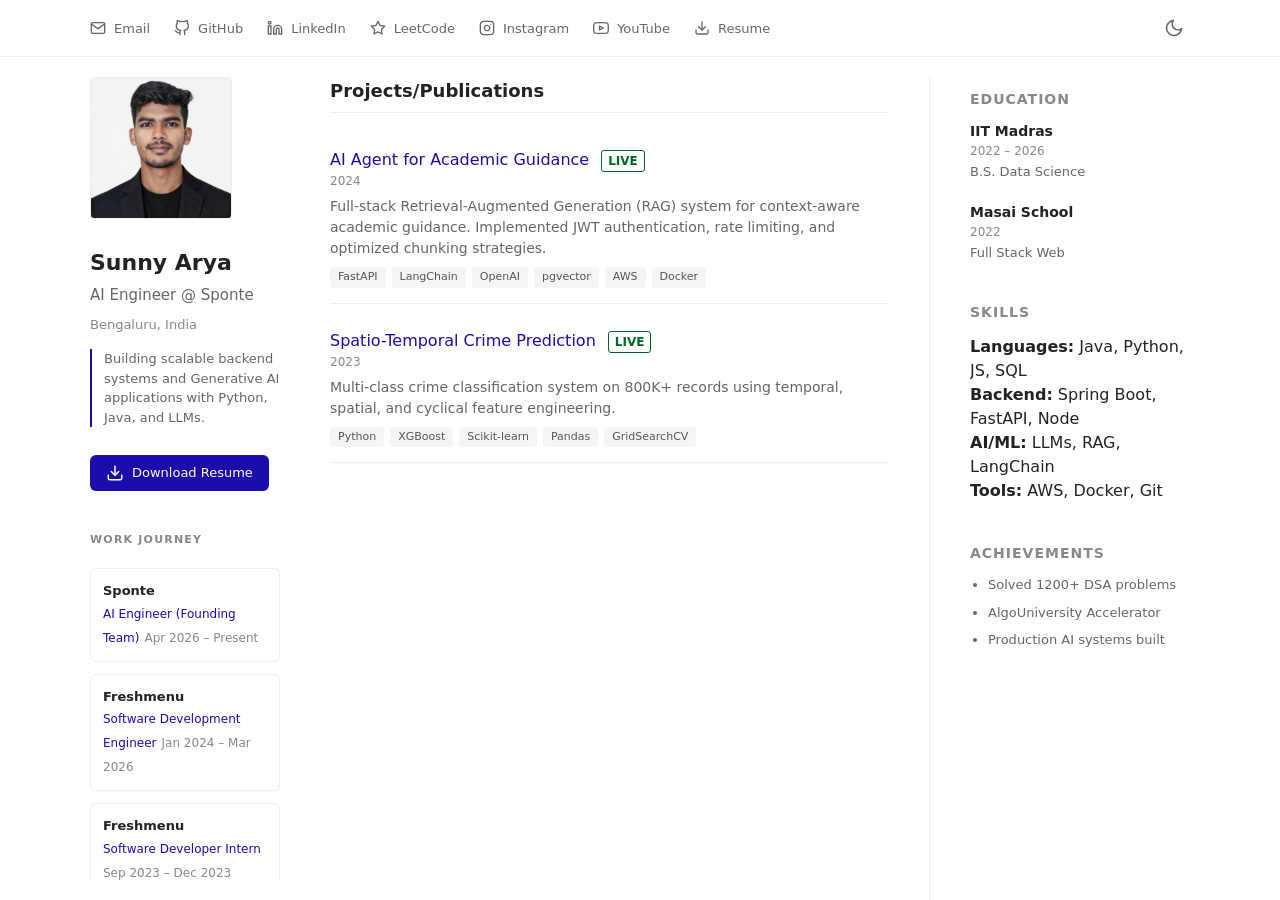
<file: index.html>
<!DOCTYPE html>
<html lang="en">
<head>
    <meta charset="UTF-8">
    <meta name="viewport" content="width=device-width, initial-scale=1.0">
    <title>Sunny Arya - AI Engineer Portfolio</title>
    <meta name="description" content="Portfolio of Sunny Arya, an AI Engineer specializing in building scalable backend systems and Generative AI applications with Python, Java, and LLMs.">
    <meta name="keywords" content="Sunny Arya, AI Engineer, Backend Developer, Generative AI, LLM, Python, Java, Spring Boot, FastAPI, IIT Madras, Sponte, Bengaluru">
    <meta name="author" content="Sunny Arya">
    
    <!-- Open Graph / Facebook -->
    <meta property="og:type" content="website">
    <meta property="og:url" content="https://sunnyarya0.github.io/">
    <meta property="og:title" content="Sunny Arya - AI Engineer Portfolio">
    <meta property="og:description" content="AI Engineer building scalable backend systems and Generative AI applications with Python, Java, and LLMs.">
    <meta property="og:image" content="https://sunnyarya0.github.io/hero.png">

    <!-- Twitter -->
    <meta property="twitter:card" content="summary_large_image">
    <meta property="twitter:url" content="https://sunnyarya0.github.io/">
    <meta property="twitter:title" content="Sunny Arya - AI Engineer Portfolio">
    <meta property="twitter:description" content="AI Engineer building scalable backend systems and Generative AI applications with Python, Java, and LLMs.">
    <meta property="twitter:image" content="https://sunnyarya0.github.io/hero.png">

    <link rel="canonical" href="https://sunnyarya0.github.io/">
    <link rel="stylesheet" href="style.css">
</head>
<body>
    <nav class="navbar">
        <div class="nav-container">
            <div class="mobile-header-left">
                <img src="hero.png" alt="Sunny Arya" class="mobile-avatar">
                <div class="mobile-profile-text">
                    <span class="mobile-name">Sunny Arya</span>
                    <span class="mobile-headline">AI Engineer</span>
                </div>
            </div>
            <div class="nav-links-wrapper">
                <div class="nav-links">
                    <a href="mailto:contact.sunnyarya@gmail.com" class="nav-email"><svg xmlns="http://www.w3.org/2000/svg" width="16" height="16" viewBox="0 0 24 24" fill="none" stroke="currentColor" stroke-width="2" stroke-linecap="round" stroke-linejoin="round"><path d="M4 4h16c1.1 0 2 .9 2 2v12c0 1.1-.9 2-2 2H4c-1.1 0-2-.9-2-2V6c0-1.1.9-2 2-2z"></path><polyline points="22,6 12,13 2,6"></polyline></svg> Email</a>
                    <a href="https://github.com/sunnyarya0" class="nav-github" target="_blank" rel="noopener noreferrer"><svg xmlns="http://www.w3.org/2000/svg" width="16" height="16" viewBox="0 0 24 24" fill="none" stroke="currentColor" stroke-width="2" stroke-linecap="round" stroke-linejoin="round"><path d="M9 19c-5 1.5-5-2.5-7-3m14 6v-3.87a3.37 3.37 0 0 0-.94-2.61c3.14-.35 6.44-1.54 6.44-7A5.44 5.44 0 0 0 20 4.77 5.07 5.07 0 0 0 19.91 1S18.73.65 16 2.48a13.38 13.38 0 0 0-7 0C6.27.65 5.09 1 5.09 1A5.07 5.07 0 0 0 5 4.77a5.44 5.44 0 0 0-1.5 3.78c0 5.42 3.3 6.61 6.44 7A3.37 3.37 0 0 0 9 18.13V22"></path></svg> GitHub</a>
                    <a href="https://www.linkedin.com/in/sunnyarya" class="nav-linkedin" target="_blank" rel="noopener noreferrer"><svg xmlns="http://www.w3.org/2000/svg" width="16" height="16" viewBox="0 0 24 24" fill="none" stroke="currentColor" stroke-width="2" stroke-linecap="round" stroke-linejoin="round"><path d="M16 8a6 6 0 0 1 6 6v7h-4v-7a2 2 0 0 0-2-2 2 2 0 0 0-2 2v7h-4v-7a6 6 0 0 1 6-6z"></path><rect x="2" y="9" width="4" height="12"></rect><circle cx="4" cy="4" r="2"></circle></svg> LinkedIn</a>
                    <a href="https://leetcode.com/u/fHyGa0hAMx/" class="nav-leetcode" target="_blank" rel="noopener noreferrer"><svg xmlns="http://www.w3.org/2000/svg" width="16" height="16" viewBox="0 0 24 24" fill="none" stroke="currentColor" stroke-width="2" stroke-linecap="round" stroke-linejoin="round"><path d="M12 2l3.09 6.26L22 9.27l-5 4.87 1.18 6.88L12 17.77l-6.18 3.25L7 14.14 2 9.27l6.91-1.01L12 2z"></path></svg> LeetCode</a>
                    <a href="https://www.instagram.com/thesunnyarya" class="nav-instagram" target="_blank" rel="noopener noreferrer"><svg xmlns="http://www.w3.org/2000/svg" width="16" height="16" viewBox="0 0 24 24" fill="none" stroke="currentColor" stroke-width="2" stroke-linecap="round" stroke-linejoin="round"><rect x="2" y="2" width="20" height="20" rx="5" ry="5"></rect><path d="M16 11.37A4 4 0 1 1 12.63 8 4 4 0 0 1 16 11.37z"></path><line x1="17.5" y1="6.5" x2="17.51" y2="6.5"></line></svg> Instagram</a>
                    <a href="https://www.youtube.com/@thesunnyarya" class="nav-youtube" target="_blank" rel="noopener noreferrer"><svg xmlns="http://www.w3.org/2000/svg" width="16" height="16" viewBox="0 0 24 24" fill="none" stroke="currentColor" stroke-width="2" stroke-linecap="round" stroke-linejoin="round"><path d="M22.54 6.42a2.78 2.78 0 0 0-1.94-2C18.88 4 12 4 12 4s-6.88 0-8.6.42a2.78 2.78 0 0 0-1.94 2C1 8.11 1 12 1 12s0 3.89.42 5.58a2.78 2.78 0 0 0 1.94 2c1.71.42 8.6.42 8.6.42s6.88 0 8.6-.42a2.78 2.78 0 0 0 1.94-2C23 15.89 23 12 23 12s0-3.89-.42-5.58z"></path><polygon points="9.75 15.02 15.5 12 9.75 8.98 9.75 15.02"></polygon></svg> YouTube</a>
                    <a href="resume.pdf" class="nav-resume" download><svg xmlns="http://www.w3.org/2000/svg" width="16" height="16" viewBox="0 0 24 24" fill="none" stroke="currentColor" stroke-width="2" stroke-linecap="round" stroke-linejoin="round"><path d="M21 15v4a2 2 0 0 1-2 2H5a2 2 0 0 1-2-2v-4"></path><polyline points="7 10 12 15 17 10"></polyline><line x1="12" y1="15" x2="12" y2="3"></line></svg> Resume</a>
                </div>
            </div>
            <div class="nav-controls">
                <button id="history-toggle" class="mobile-only-btn" aria-label="Toggle work journey">
                    <svg xmlns="http://www.w3.org/2000/svg" width="20" height="20" viewBox="0 0 24 24" fill="none" stroke="currentColor" stroke-width="2" stroke-linecap="round" stroke-linejoin="round"><circle cx="12" cy="12" r="10"/><polyline points="12 6 12 12 16 14"/></svg>
                </button>
                <button id="nav-toggle" class="mobile-only-btn" aria-label="Toggle menu">
                    <svg xmlns="http://www.w3.org/2000/svg" width="20" height="20" viewBox="0 0 24 24" fill="none" stroke="currentColor" stroke-width="2" stroke-linecap="round" stroke-linejoin="round"><line x1="3" y1="12" x2="21" y2="12"/><line x1="3" y1="6" x2="21" y2="6"/><line x1="3" y1="18" x2="21" y2="18"/></svg>
                </button>
                <button id="theme-toggle" aria-label="Toggle dark mode">
                    <svg class="sun" xmlns="http://www.w3.org/2000/svg" width="20" height="20" viewBox="0 0 24 24" fill="none" stroke="currentColor" stroke-width="2" stroke-linecap="round" stroke-linejoin="round"><circle cx="12" cy="12" r="5"/><line x1="12" y1="1" x2="12" y2="3"/><line x1="12" y1="21" x2="12" y2="23"/><line x1="4.22" y1="4.22" x2="5.64" y2="5.64"/><line x1="18.36" y1="18.36" x2="19.78" y2="19.78"/><line x1="1" y1="12" x2="3" y2="12"/><line x1="21" y1="12" x2="23" y2="12"/><line x1="4.22" y1="19.78" x2="5.64" y2="18.36"/><line x1="18.36" y1="5.64" x2="19.78" y2="4.22"></svg>
                    <svg class="moon" xmlns="http://www.w3.org/2000/svg" width="20" height="20" viewBox="0 0 24 24" fill="none" stroke="currentColor" stroke-width="2" stroke-linecap="round" stroke-linejoin="round"><path d="M21 12.79A9 9 0 1 1 11.21 3 7 7 0 0 0 21 12.79z"></svg>
                </button>
            </div>
        </div>
    </nav>
    <div class="container">
        <aside class="profile" id="profile-sidebar">
            <div class="profile-fixed">
                <div class="profile-image">
                    <img src="hero.png" alt="Sunny Arya">
                </div>
                <div class="profile-info">
                    <h1>Sunny Arya</h1>
                    <p class="affiliation">AI Engineer @ Sponte</p>
                    <p class="location">Bengaluru, India</p>
                    <div class="short-about">
                        <p>Building scalable backend systems and Generative AI applications with Python, Java, and LLMs.</p>
                    </div>
                    <a href="resume.pdf" class="btn-download" download>
                        <svg xmlns="http://www.w3.org/2000/svg" width="18" height="18" viewBox="0 0 24 24" fill="none" stroke="currentColor" stroke-width="2" stroke-linecap="round" stroke-linejoin="round"><path d="M21 15v4a2 2 0 0 1-2 2H5a2 2 0 0 1-2-2v-4"></path><polyline points="7 10 12 15 17 10"></polyline><line x1="12" y1="15" x2="12" y2="3"></line></svg>
                        Download Resume
                    </a>
                </div>
            </div>

            <div class="work-journey">
                <h3>Work Journey</h3>
                <div id="timeline-list" class="work-cards">
                    <!-- High-level timeline will be injected here by script.js -->
                </div>
            </div>
        </aside>
        
        <main class="content">
            <section id="projects">
                <h2>Projects/Publications</h2>
                <div id="projects-list">
                    <!-- Projects will be injected here by script.js -->
                </div>
            </section>
        </main>

        <aside class="extras">
            <section id="education">
                <h2>Education</h2>
                <div class="education-item">
                    <div class="edu-title">IIT Madras</div>
                    <div class="edu-year">2022 – 2026</div>
                    <p class="edu-desc">B.S. Data Science</p>
                </div>
                <div class="education-item">
                    <div class="edu-title">Masai School</div>
                    <div class="edu-year">2022</div>
                    <p class="edu-desc">Full Stack Web</p>
                </div>
            </section>

            <section id="skills">
                <h2>Skills</h2>
                <div class="skills-grid">
                    <div class="skill-category"><strong>Languages:</strong> Java, Python, JS, SQL</div>
                    <div class="skill-category"><strong>Backend:</strong> Spring Boot, FastAPI, Node</div>
                    <div class="skill-category"><strong>AI/ML:</strong> LLMs, RAG, LangChain</div>
                    <div class="skill-category"><strong>Tools:</strong> AWS, Docker, Git</div>
                </div>
            </section>

            <section id="achievements">
                <h2>Achievements</h2>
                <ul class="achievements-list">
                    <li>Solved 1200+ DSA problems</li>
                    <li>AlgoUniversity Accelerator</li>
                    <li>Production AI systems built</li>
                </ul>
            </section>
        </aside>
    </div>
    <div id="modal-overlay" class="modal-overlay">
        <div class="modal-content">
            <button id="modal-close" aria-label="Close modal">&times;</button>
            <div id="modal-body">
                <!-- Detailed content will be injected here -->
            </div>
        </div>
    </div>
    <script src="script.js"></script>
</body>
</html>
</file>
<file: style.css>
/* Polished Minimal Styles with Theming */
:root {
    --bg-color: #ffffff;
    --text-color: #222222;
    --text-muted: #666666;
    --text-dim: #888888;
    --link-color: #1a0dab;
    --border-color: #eeeeee;
    --nav-bg: rgba(255, 255, 255, 0.95);
    --badge-bg: #f5f5f5;
    --badge-text: #555555;
    --accent-color: #1a0dab;
}

[data-theme="dark"] {
    --bg-color: #121212;
    --text-color: #e0e0e0;
    --text-muted: #b0b0b0;
    --text-dim: #808080;
    --link-color: #8ab4f8;
    --border-color: #333333;
    --nav-bg: rgba(18, 18, 18, 0.95);
    --badge-bg: #2d2d2d;
    --badge-text: #cccccc;
    --accent-color: #8ab4f8;
}

html, body {
    height: 100%;
    overflow: hidden;
}

body {
    font-family: system-ui, -apple-system, BlinkMacSystemFont, "Segoe UI", Roboto, sans-serif;
    color: var(--text-color);
    background-color: var(--bg-color);
    line-height: 1.5;
    margin: 0;
    padding: 0;
    display: flex;
    flex-direction: column;
    transition: background-color 0.3s, color 0.3s;
}

/* Navbar */
.navbar {
    flex: 0 0 auto;
    background-color: var(--nav-bg);
    border-bottom: 1px solid var(--border-color);
    z-index: 1000;
    padding: 12px 0;
}

.nav-container {
    max-width: 1100px;
    margin: 0 auto;
    padding: 0 20px;
    display: flex;
    justify-content: space-between;
    align-items: center;
}

.nav-links {
    display: flex;
    gap: 24px;
    align-items: center;
}

.nav-links a {
    text-decoration: none;
    color: var(--text-muted);
    font-size: 13px;
    font-weight: 500;
    display: inline-flex;
    align-items: center;
    gap: 8px;
    line-height: 1;
    transition: color 0.2s;
}

.nav-links svg {
    flex-shrink: 0;
    display: block;
}

.nav-links a:hover {
    color: var(--link-color);
    text-decoration: underline;
}

.nav-links a.nav-email:hover { color: #ea4335; }
.nav-links a.nav-github:hover { color: #333; }
[data-theme="dark"] .nav-links a.nav-github:hover { color: #f0f6fc; }
.nav-links a.nav-linkedin:hover { color: #0077b5; }
.nav-links a.nav-leetcode:hover { color: #ffa116; }
.nav-links a.nav-instagram:hover { color: #e4405f; }
.nav-links a.nav-youtube:hover { color: #ff0000; }
.nav-links a.nav-resume:hover { color: var(--accent-color); }

/* Download Button */
.btn-download {
    display: inline-flex;
    align-items: center;
    gap: 8px;
    margin-top: 15px;
    padding: 8px 16px;
    background-color: var(--accent-color);
    color: white !important;
    text-decoration: none;
    border-radius: 6px;
    font-size: 13px;
    font-weight: 500;
    transition: opacity 0.2s, transform 0.2s;
}

.btn-download:hover {
    opacity: 0.9;
    transform: translateY(-1px);
}

.btn-download:active {
    transform: translateY(0);
}

[data-theme="dark"] .btn-download {
    color: #121212 !important;
}

/* Theme Toggle */
#theme-toggle {
    background: none;
    border: none;
    cursor: pointer;
    color: var(--text-muted);
    padding: 6px;
    margin-left: 10px;
    border-radius: 50%;
    display: flex;
    align-items: center;
    justify-content: center;
    flex-shrink: 0;
    transition: background-color 0.2s, color 0.2s;
}

#theme-toggle:hover {
    background-color: var(--badge-bg);
    color: var(--link-color);
}

[data-theme="dark"] .sun { display: block; }
[data-theme="dark"] .moon { display: none; }
.sun { display: none; }
.moon { display: block; }

.sun, .moon {
    transition: transform 0.3s ease;
}

#theme-toggle:active .sun, #theme-toggle:active .moon {
    transform: scale(0.8);
}

.container {
    flex: 1;
    display: grid;
    grid-template-columns: 200px 1fr 220px;
    max-width: 1100px;
    margin: 0 auto;
    padding: 20px;
    gap: 40px; /* Increased gap for better breathing room */
    overflow: hidden;
}

/* Independent Scrolling Columns */
.profile, .content, .extras {
    height: 100%;
    overflow-y: auto;
    padding-bottom: 50px;
    scrollbar-width: thin;
    scrollbar-color: var(--border-color) transparent;
}

.profile::-webkit-scrollbar, .content::-webkit-scrollbar, .extras::-webkit-scrollbar {
    width: 4px;
}

.profile::-webkit-scrollbar-thumb, .content::-webkit-scrollbar-thumb, .extras::-webkit-scrollbar-thumb {
    background-color: var(--border-color);
    border-radius: 10px;
}

/* Profile Sidebar (Left) */
.profile {
    display: flex;
    flex-direction: column;
    overflow: hidden;
}

.profile-fixed {
    flex: 0 0 auto;
    padding-bottom: 20px;
    background-color: var(--bg-color);
    z-index: 10;
}

.work-journey {
    flex: 1;
    overflow-y: auto;
    padding-right: 10px;
}

.profile-image img {
    width: 140px;
    height: 140px;
    border-radius: 4px;
    object-fit: cover;
    border: 1px solid var(--border-color);
    margin-bottom: 20px;
}

.profile-info h1 {
    font-size: 22px;
    margin: 0 0 5px 0;
    color: var(--text-color);
}

.affiliation {
    color: var(--text-muted);
    font-size: 15px;
    margin: 0 0 8px 0;
}

.location {
    font-size: 13px;
    color: var(--text-dim);
    margin: 0 0 15px 0;
}

.short-about {
    font-size: 13px;
    color: var(--text-muted);
    line-height: 1.5;
    border-left: 2px solid var(--accent-color);
    padding-left: 12px;
}

.work-journey h3 {
    font-size: 11px;
    text-transform: uppercase;
    color: var(--text-dim);
    letter-spacing: 1.2px;
    margin-bottom: 15px;
    position: sticky;
    top: 0;
    background-color: var(--bg-color);
    padding: 10px 0 5px 0;
    z-index: 5;
}

.timeline-card {
    background-color: var(--bg-color);
    border: 1px solid var(--border-color);
    border-radius: 6px;
    padding: 12px;
    margin-bottom: 12px;
    cursor: pointer;
    transition: transform 0.2s, border-color 0.2s, box-shadow 0.2s;
}

.timeline-card:hover {
    border-color: var(--link-color);
    transform: translateY(-2px);
    box-shadow: 0 4px 12px rgba(0, 0, 0, 0.05);
}

[data-theme="dark"] .timeline-card:hover {
    box-shadow: 0 4px 12px rgba(0, 0, 0, 0.3);
}

.exp-company {
    font-size: 13px;
    font-weight: bold;
    color: var(--text-color);
    display: block;
}

.exp-role {
    font-size: 12px;
    color: var(--link-color);
    margin: 2px 0;
}

.exp-period {
    font-size: 11px;
    color: var(--text-dim);
}

/* Modal Styles */
.modal-overlay {
    position: fixed;
    top: 0;
    left: 0;
    width: 100%;
    height: 100%;
    background-color: rgba(0, 0, 0, 0.5);
    display: none;
    align-items: center;
    justify-content: center;
    z-index: 2000;
    backdrop-filter: blur(2px);
}

.modal-content {
    background-color: var(--bg-color);
    max-width: 600px;
    width: 90%;
    max-height: 85vh;
    padding: 30px;
    border-radius: 12px;
    position: relative;
    overflow-y: auto;
    box-shadow: 0 10px 30px rgba(0, 0, 0, 0.2);
    color: var(--text-color);
}

#modal-close {
    position: absolute;
    top: 15px;
    right: 20px;
    background: none;
    border: none;
    font-size: 24px;
    color: var(--text-dim);
    cursor: pointer;
}

#modal-close:hover {
    color: var(--text-color);
}

#modal-body h2 {
    font-size: 20px;
    margin-top: 0;
    color: var(--link-color);
}

#modal-body .modal-meta {
    font-size: 14px;
    color: var(--text-dim);
    margin-bottom: 20px;
    border-bottom: 1px solid var(--border-color);
    padding-bottom: 10px;
}

#modal-body .modal-desc {
    font-size: 15px;
    line-height: 1.6;
    margin-bottom: 25px;
}

/* Main Content (Middle) */
.content {
    border-right: 1px solid var(--border-color);
    padding-right: 40px; /* Matched to the new gap */
}

.content h2 {
    font-size: 18px;
    border-bottom: 1px solid var(--border-color);
    padding-bottom: 8px;
    margin-top: 0;
    margin-bottom: 20px;
    color: var(--text-color);
}

section {
    margin-bottom: 40px;
}

/* Badges */
.badge-container {
    display: flex;
    flex-wrap: wrap;
    gap: 6px;
    margin-top: 8px;
}

.badge {
    background-color: var(--badge-bg);
    color: var(--badge-text);
    padding: 2px 8px;
    border-radius: 4px;
    font-size: 11px;
    font-weight: 500;
}

/* Project & Experience Items */
.project-item {
    background-color: var(--bg-color);
    border-bottom: 1px solid var(--border-color); /* More like a list of papers */
    padding: 15px 0;
    margin-bottom: 10px;
}

.timeline-card {
    background-color: var(--bg-color);
    border: 1px solid var(--border-color);
    border-radius: 6px;
    padding: 12px;
    margin-bottom: 12px;
    cursor: pointer;
    transition: transform 0.2s, border-color 0.2s, box-shadow 0.2s;
}

.timeline-card:hover {
    border-color: var(--link-color);
    transform: translateY(-2px);
    box-shadow: 0 4px 12px rgba(0, 0, 0, 0.05);
}

.timeline-card:hover .exp-company {
    text-decoration: underline;
    color: var(--link-color);
}

.project-header-row {
    display: flex;
    justify-content: flex-start;
    align-items: baseline;
    gap: 12px;
}

.project-title {
    font-size: 16px;
    font-weight: 500;
    color: var(--link-color);
    text-decoration: none;
}

.project-title:hover {
    text-decoration: underline;
}

.live-link {
    font-size: 12px;
    font-weight: bold;
    color: #006621; /* Academic green often used for versions */
    text-decoration: none;
    border: 1px solid #006621;
    padding: 1px 6px;
    border-radius: 3px;
    text-transform: uppercase;
}

[data-theme="dark"] .live-link {
    color: #4ecb71;
    border-color: #4ecb71;
}

.live-link:hover {
    background-color: #006621;
    color: #fff;
}

[data-theme="dark"] .live-link:hover {
    background-color: #4ecb71;
    color: #121212;
}

.project-desc, .exp-desc {
    font-size: 14px;
    color: var(--text-muted);
    margin: 6px 0;
}

.project-year, .exp-period {
    font-size: 12px;
    color: var(--text-dim);
}

/* Extras Sidebar (Right) */
.extras h2 {
    font-size: 14px;
    text-transform: uppercase;
    color: var(--text-dim);
    letter-spacing: 1px;
}

.education-item {
    margin-bottom: 20px;
}

.edu-title {
    font-size: 14px;
    font-weight: bold;
}

.edu-year {
    font-size: 12px;
    color: var(--text-dim);
}

.edu-desc {
    font-size: 13px;
    color: var(--text-muted);
    margin: 2px 0;
}

.achievements-list {
    padding-left: 18px;
    margin: 0;
    font-size: 13px;
    color: var(--text-muted);
}

.achievements-list li {
    margin-bottom: 8px;
}

/* Mobile Header Elements (Hidden by default) */
.mobile-header-left, .mobile-only-btn {
    display: none;
}

/* Responsive */
@media (max-width: 992px) {
    .container { grid-template-columns: 200px 1fr; }
    .extras {
        grid-column: span 2;
        border-top: 1px solid var(--border-color);
        padding-top: 30px;
        display: grid;
        grid-template-columns: 1fr 1fr 1fr;
        gap: 20px;
        height: auto;
        overflow: visible;
    }
}

@media (max-width: 768px) {
    html, body { overflow: auto; height: auto; }
    
    .navbar {
        position: sticky;
        top: 0;
        width: 100%;
        padding: 8px 0;
    }

    .nav-container {
        padding: 0 15px;
        gap: 10px;
    }

    /* Mobile Profile in Header */
    .mobile-header-left {
        display: flex;
        align-items: center;
        gap: 10px;
        flex: 1;
    }

    .mobile-avatar {
        width: 32px;
        height: 32px;
        border-radius: 4px;
        object-fit: cover;
    }

    .mobile-profile-text {
        display: flex;
        flex-direction: column;
    }

    .mobile-name {
        font-size: 14px;
        font-weight: bold;
        line-height: 1.2;
    }

    .mobile-headline {
        font-size: 11px;
        color: var(--text-muted);
    }

    /* Toggles */
    .mobile-only-btn {
        display: flex;
        background: none;
        border: none;
        color: var(--text-muted);
        padding: 8px;
        cursor: pointer;
    }

    .nav-controls {
        display: flex;
        align-items: center;
    }

    /* Nav Links Dropdown */
    .nav-links-wrapper {
        position: absolute;
        top: 100%;
        left: 0;
        width: 100%;
        background-color: var(--bg-color);
        border-bottom: 1px solid var(--border-color);
        display: none;
        padding: 15px 0;
        z-index: 999;
        box-shadow: 0 4px 12px rgba(0,0,0,0.1);
    }

    .nav-links-wrapper.active {
        display: block;
    }

    .nav-links {
        flex-direction: column;
        gap: 0;
        padding: 0;
    }

    .nav-links a {
        padding: 12px 20px;
        font-size: 14px;
        width: 100%;
        box-sizing: border-box;
    }

    /* Layout Restructuring */
    .container { 
        display: flex; 
        flex-direction: column; 
        padding: 15px;
        gap: 20px;
    }

    /* Hide Profile Sidebar default view, but allow toggle */
    .profile { 
        position: fixed;
        top: 0;
        left: -100%;
        width: 85%;
        height: 100%;
        background-color: var(--bg-color);
        z-index: 1001;
        transition: left 0.3s ease;
        padding: 20px;
        box-shadow: 4px 0 12px rgba(0,0,0,0.1);
        display: flex;
        flex-direction: column;
    }

    .profile.active {
        left: 0;
    }

    .profile-fixed {
        padding-bottom: 20px;
        border-bottom: 1px solid var(--border-color);
        margin-bottom: 20px;
    }

    .profile-image img {
        width: 100px;
        height: 100px;
    }

    .content { 
        border-right: none; 
        padding-right: 0; 
    }

    /* Extras as Footer */
    .extras { 
        display: block; 
        border-top: 1px solid var(--border-color);
        padding-top: 30px;
        margin-top: 20px;
    }

    .skills-grid {
        grid-template-columns: 1fr;
    }
}
</file>
